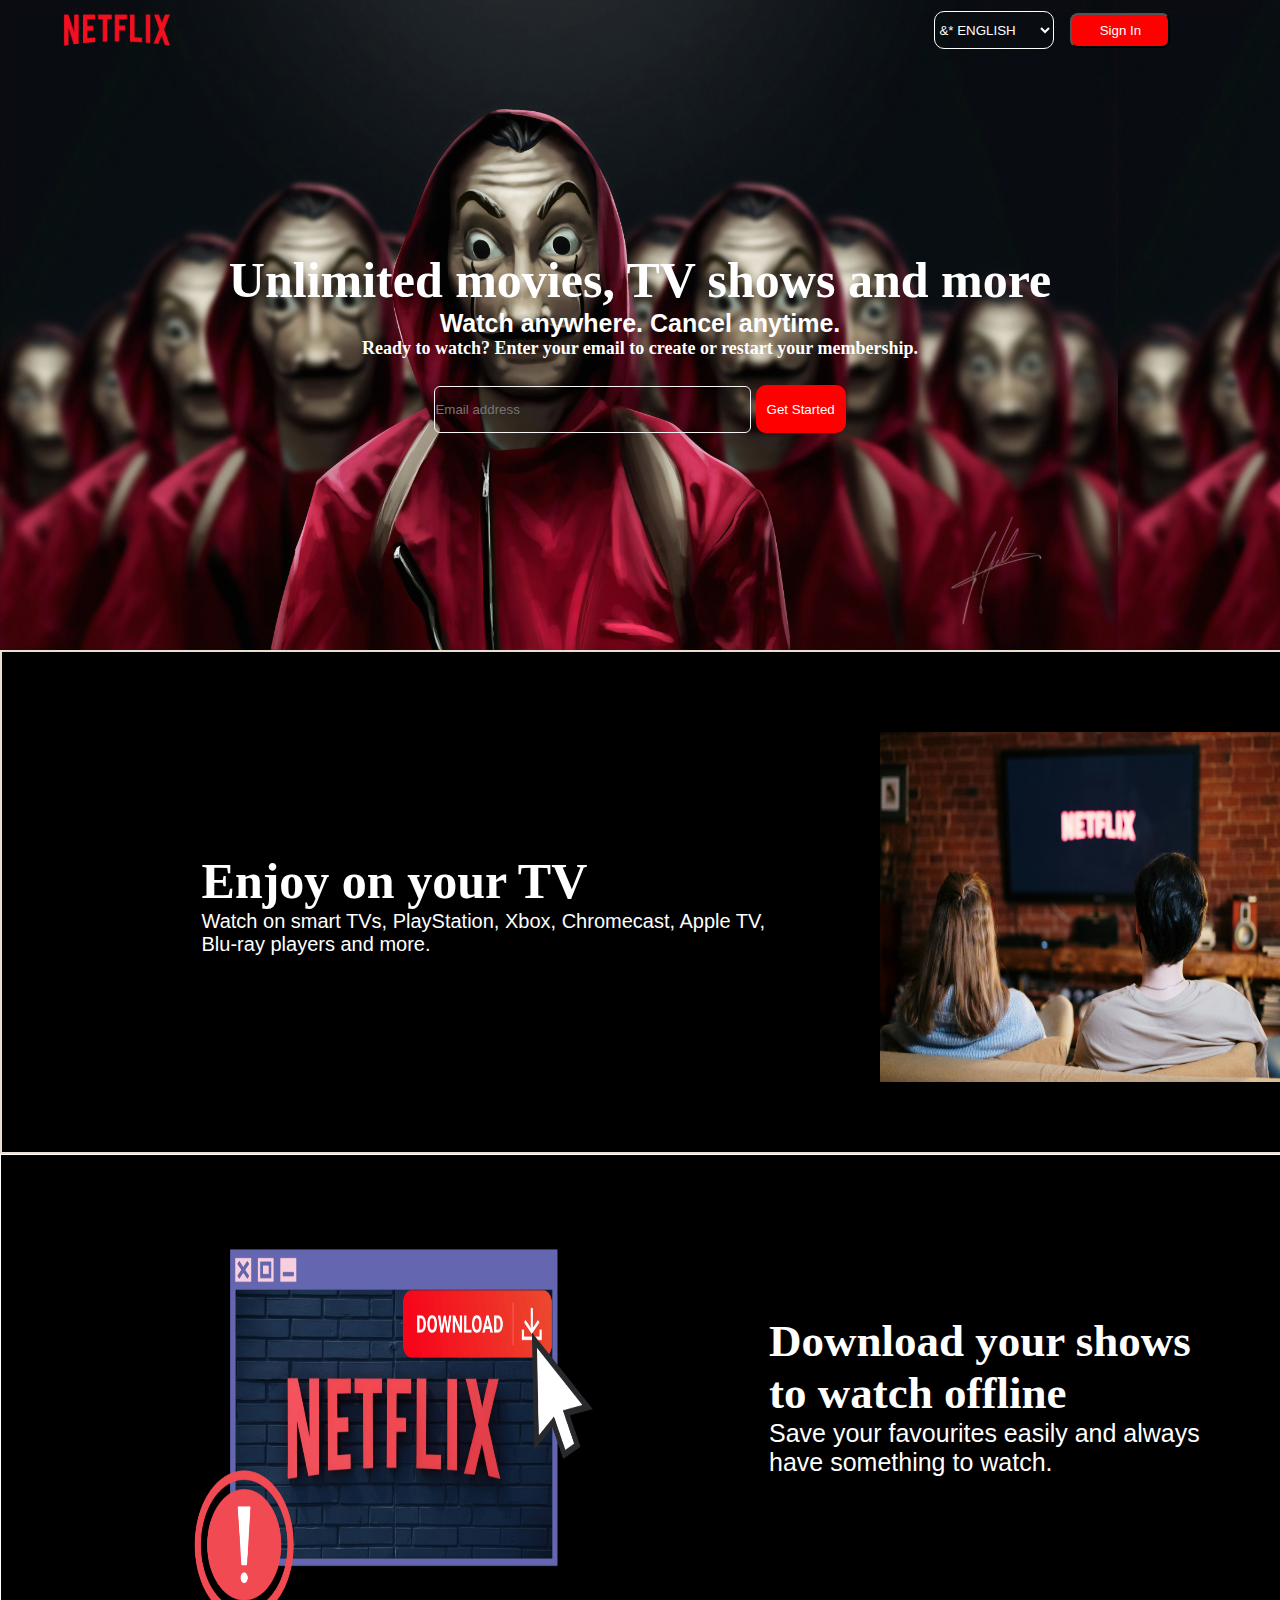
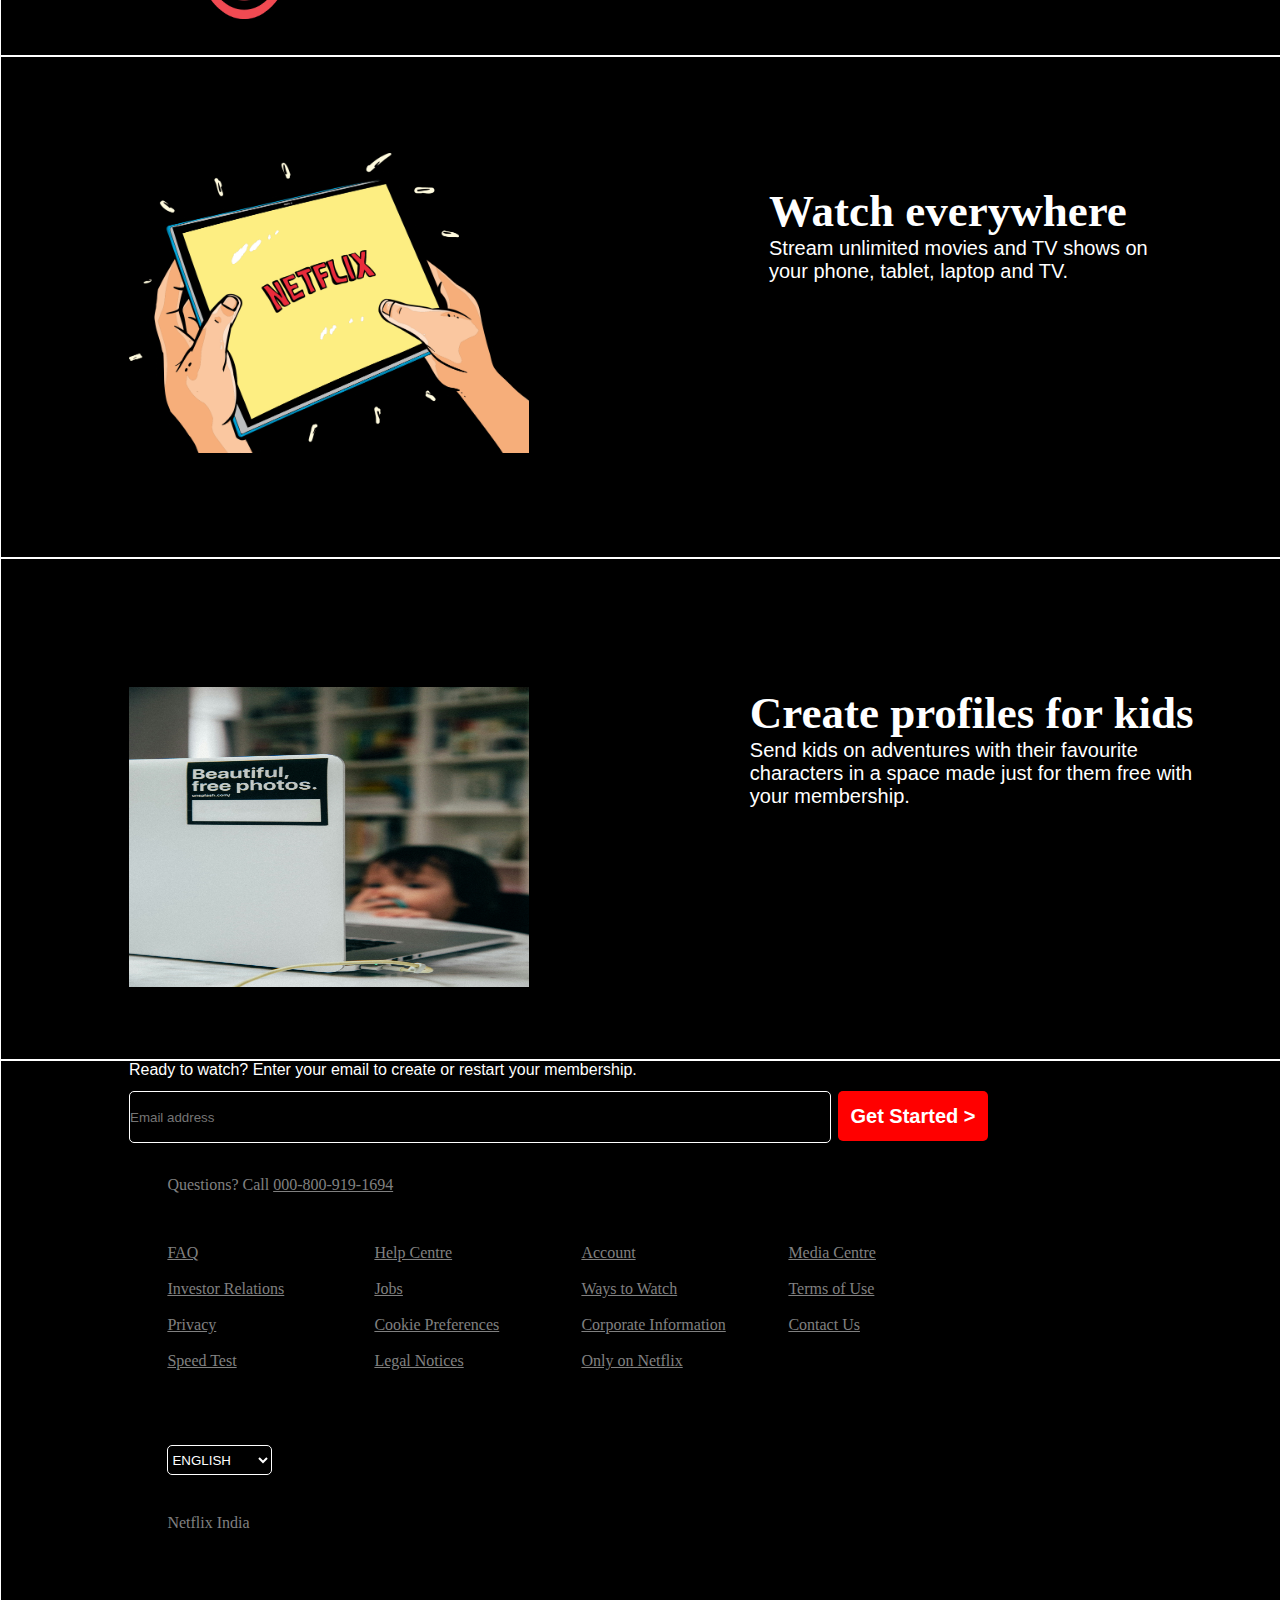
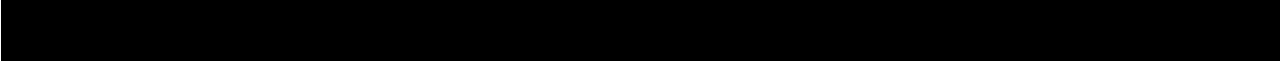
<file: netflix.html>
<!DOCTYPE html>
<html lang="en">
<head>
    <meta charset="UTF-8">
    <meta name="viewport" content="width=device-width, initial-scale=1.0">
    <title>Netflix</title>
    <link rel="stylesheet" href="n_style.css">
</head>
<body>
   <div class="container">
    <div class="Nav">
        <div class="Nav_left">
            <div >
                <img src="images/pngwing.com.png" alt="logo" class="image">
            </div>
           
        </div>
        <div class="Nav_right">

                    <select name="" id="" >
                       
                        <option value="" >&* ENGLISH</option>
                        <option value="">&* HINDI</option>
                    </select>
                     <button>Sign In</button>
        </div>

    </div>
    <div class="Baner">
        <div class="details">
            <h1 >Unlimited movies, TV shows and more</h1>
            <h3>Watch anywhere. Cancel anytime.</h3>
                <h4>Ready to watch? Enter your email to create or restart your membership.</h4>
                <div class="OptionsDiv">
                        <input type="text" placeholder="Email address">
                        <Button>Get Started</Button>
                </div>  
            </div>

    </div>
   </div>
   <div class="Banner_2">
    <div class="l_details_2">
        <h1>Enjoy on your TV</h1>
        
        <p>Watch on smart TVs, PlayStation, Xbox,
            Chromecast, Apple TV, Blu-ray players and more.</p>


    </div>
    <div class="r_details_2">
        <img src="images/family.jpg" alt="image" class="image_2">

    </div>

   </div>
   <div class="Banner_3">
    <div class="l_details_3">
        <img src="images/download.png" alt="image" class="download">
    </div>
    <div class="r_details_3">
        <div class="offline">
            <h1>Download your shows to watch offline</h1>
            <p>Save your favourites easily and always have something to watch.</p>
        </div>
        </div>

   </div>
   <div class="Banner_4">
    <div class="l_details_4">
        <img src="images/watching.png" alt="image" class="watching">

    </div>
    <div class="r_details_4">
        <div class="watch">
            <h1>Watch everywhere</h1>
            <p>Stream unlimited movies and TV shows on your phone, tablet, laptop and TV.</p>

        </div>

    </div>


   </div>
   <div class="Banner_5">
    <div class="l_details_5">
        <img src="images/kids.jpg" alt="image" class="kid">
    </div>
    <div class="r_details_5">
        <div class="kids_profile">
        <h1>Create profiles for kids</h1>
        <p>Send kids on adventures with their favourite characters in a space made just for them free with your membership.</p>
        </div>


    </div>
   </div>
   <div class="bottom">
    <div class="caption">
    <p>Ready to watch? Enter your email to create or restart your membership. </p>
    </div>
    <div class="email">
        <input type="text" placeholder="Email address">
        <button><b>Get Started ></b></button>

    </div>
    <div class="calls">
        <p> Questions? Call <u>000-800-919-1694</u></p>
    </div>
    <div class="Table">
        <div class="Colomn_1">
            <ul>
                <u>FAQ</u><br><br>
                <u>Investor Relations</u><br><br>
                <u>Privacy</u><br><br>
                <u>Speed Test</u>
            </ul>
        </div>
        <div class="Colomn_2">
            <ul>
                <u>Help Centre</u><br><br>
                <u>Jobs</u><br><br>
                <u> Cookie Preferences</u><br><br>
                <u>  Legal Notices</u>
            </ul>
        </div>
        <div class="Colomn_3">
            <ul>
                <u>Account</u><br><br>
                <u>Ways to Watch</u><br><br>
                <u>Corporate Information</u><br><br>
                <u> Only on Netflix</u>

            </ul>

        </div>
        <div class="Colomn_4">
            <ul>
                <u>Media Centre</u><br><br>
                <u>Terms of Use</u><br><br>
                <u>Contact Us</u>
            </ul>

        </div>
    </div>
    <div class="language">
        <select name="" id="">
        <option value="ENGLISH">ENGLISH</option>
        <option value="HINDI">HINDI</option>
        </select>
    </div>
    <div class="Bottom_Caption">
        <p>Netflix India</p>
    </div>

   </div>
    
</body>
</html>
</file>
<file: n_style.css>
*{
    padding: 0;
    margin: 0;
}

.Nav{
    width: 100%;
    height: 60px;
    display: flex;
}
.Baner{
    width: 100%;
    height:590px;
    display: flex;
    align-items: center;
    justify-content: center;
    color: white;
    
}
.Baner img{
    height: 100%;
    width: 100%;
}

.De{
    background-color: red;
}
.details h1{
    font-size: 50px;
    font-weight: 800;
    font-style: bold;
    font-family:'Times New Roman', Times, serif;
}
.details h3{
    text-align: center;
    font-size: 25px;
    font-family:'Lucida Sans', 'Lucida Sans Regular', 'Lucida Grande', 'Lucida Sans Unicode', Geneva, Verdana, sans-serif;
}
.details h4{
    text-align: center;
    font-size: 18px;
}
.Nav_left{
    width: 73%;
    height: 60px;
    display: flex;
    align-items: center;

}
.image{
    width: 130px;
    height: 80px;
    margin-left: 40%;
}
.Nav_right{
    width: 27%;
    height: 60px;
    display: flex;
    align-items: center;
   gap: 16px;
    
}
.Nav_right select{
    width: 120px;
    height: 38px;
    border: 1px solid white;
    background-color: transparent;
    color: white;
    border-radius: 10px;
}
.icon{
    width: 10px;
    height: 10px;
    display: flex;
   
}
.Nav_right button{
    width: 100px;
    height: 35px;
    background-color: red;
    color: white;
    border-radius: 8px;
}
.container{
    background-image: url('/images/netflix.jpg');
    background-size: contain;
}
.OptionsDiv{
    width: 50%;
    height: 100px;
    display: flex;
    margin: auto;
    align-items: center;
    justify-content: center;
    gap: 5px;
}
.OptionsDiv input{
    height: 45px;
    width: 420px;
    border-radius: 6px;
    background-color: transparent;
    border: 1px solid whitesmoke;
    color: white;
}
.OptionsDiv button{
    width: 120px;
    height: 48px;
    border: none;
    background-color: red;
    color: white;
    border-radius: 10px;
}
.Banner_2{
    width: 100%;
    height: 500px;
    background-color: black;
    display: flex;
    border: 2px solid rgba(240, 230, 215, 0.972);
    
}

.l_details_2 h1{
    color: white;
    margin-top: 200px;
    font-size: 50px;
    margin-left: 25%;
}
.l_details_2 p{
    color: white;
    font-size: 20px;
    font-family:'Segoe UI', Tahoma, Geneva, Verdana, sans-serif;
    margin-left: 25%;

}
.image_2{
    width: 400px;
    height: 350px;
    margin-top: 20%;
    margin-left: 20%;
}
.Banner_3{
    width: 100%;
    height: 500px;
    background-color: black;
    display: flex;
    border: 1px solid white;
}
.download{
    width: 400px;
    height: 400px;
    margin-top: 10%;
    margin-left: 30%;

}
.r_details_3 h1{
    color: #ffffff;
    font-size: 45px;
    margin-top: 15%;
   
}
.r_details_3 p{
    color: white;
    font-size: 25px;
    font-family:'Gill Sans', 'Gill Sans MT', Calibri, 'Trebuchet MS', sans-serif;
}
.l_details_3{
    width: 50%;
    height: 100%;
    
}
.r_details_3{
    width: 50%;
    height: 100%;
}
.offline{
    width: 70%;
    height: 40%;
    margin-top: 25%;
    margin-left: 20%;
}
.Banner_4{
    width: 100%;
    height: 500px;
    background-color: black;
    display: flex;
    border: 1px solid white;

}
.l_details_4{
    width:50% ;
    height: 100%;
}
.watching{
    width: 400px;
    height: 300px;
    margin-top: 15%;
    margin-left: 20%;
}
.r_details_4{
    width: 50%;
    height: 100%;
    display: flex;
}
.watch{
    width: 400px;
    height: 300px;
    margin-top: 20%;
    margin-left: 20%;
}
.watch h1{
    color: white;
    font-size: 45px;
}
.watch p{
    color: white;
    font-size: 20px;
    font-family: 'Gill Sans', 'Gill Sans MT', Calibri, 'Trebuchet MS', sans-serif;
}

    

.Banner_5{
    width: 100%;
    height: 500px;
   background-color: black;
    display: flex;
    border: 1px solid white;

}
.l_details_5{
    width: 50%;
    height: 100%;
    
}
.r_details_5{
    width: 50%;
    height: 100%;
}
   
.kid{
    width: 400px;
    height: 300px;
    margin-top: 20%;
    margin-left: 20%;
}
.kids_profile{
    width: 450px;
    height: 300px;
    margin-top: 20%;
    margin-left: 17%;
}
.kids_profile h1{
    color:white;
    font-size: 45px;
}
.kids_profile p{
    color: white;
    font-size: 20px;
    font-family: 'Gill Sans', 'Gill Sans MT', Calibri, 'Trebuchet MS', sans-serif;
}
.bottom{
    width: 100%;
    height: 600px;
    background-color: black;
    border: 1px solid white;
    
}
.caption p{
    color: white;
    font-family: 'Gill Sans', 'Gill Sans MT', Calibri, 'Trebuchet MS', sans-serif;
}
.caption{
    width: 600px;
    height: 15px;
    margin-left: 10%;
    
}
.email{
    width: 70%;
    height: 100px;
    display: flex;
    margin-left: 10%;
    gap: 7px;
}
.email input{
    width: 700px;
    height: 50px;
    margin-top: 15px;
    background-color: transparent;
    border: 1px solid white;
    border-radius: 5px;   
    color: white;
}
.email button{
    width: 150px;
    height: 50px;
    margin-top:15px;
    background-color: red;
    color: white;font-size: 20px;
    border: none;
    border-radius: 5px; 
}
.calls{
    color:gray;
    width: 250px;
    margin-left: 13%;
}
.Table{
    width: 830px;
    height: 150px;
    margin-left: 13%;
    margin-top: 50px;
    display: flex;
}
.Colomn_1{
    width: 207px;
    height: 150px;
    color: gray;
}
.Colomn_2{
    width: 207px;
    height: 150px;
    color: gray;
}
.Colomn_3{
    width: 207px;
    height: 150px;
    color: gray;
}
.Colomn_4{
    color: gray;
}
.language{
    width: 150px;
    height: 30px;
    margin-left: 13%;
    margin-top: 4%;
}
.language select{
    width: 70%;
    height: 30px;
    background-color: transparent;
    color: white;
    border: 1px solid white;
    border-radius: 5px;
}
.Bottom_Caption{
    color: gray;
    margin-left: 13%;
    margin-top: 3%;
}
</file>
